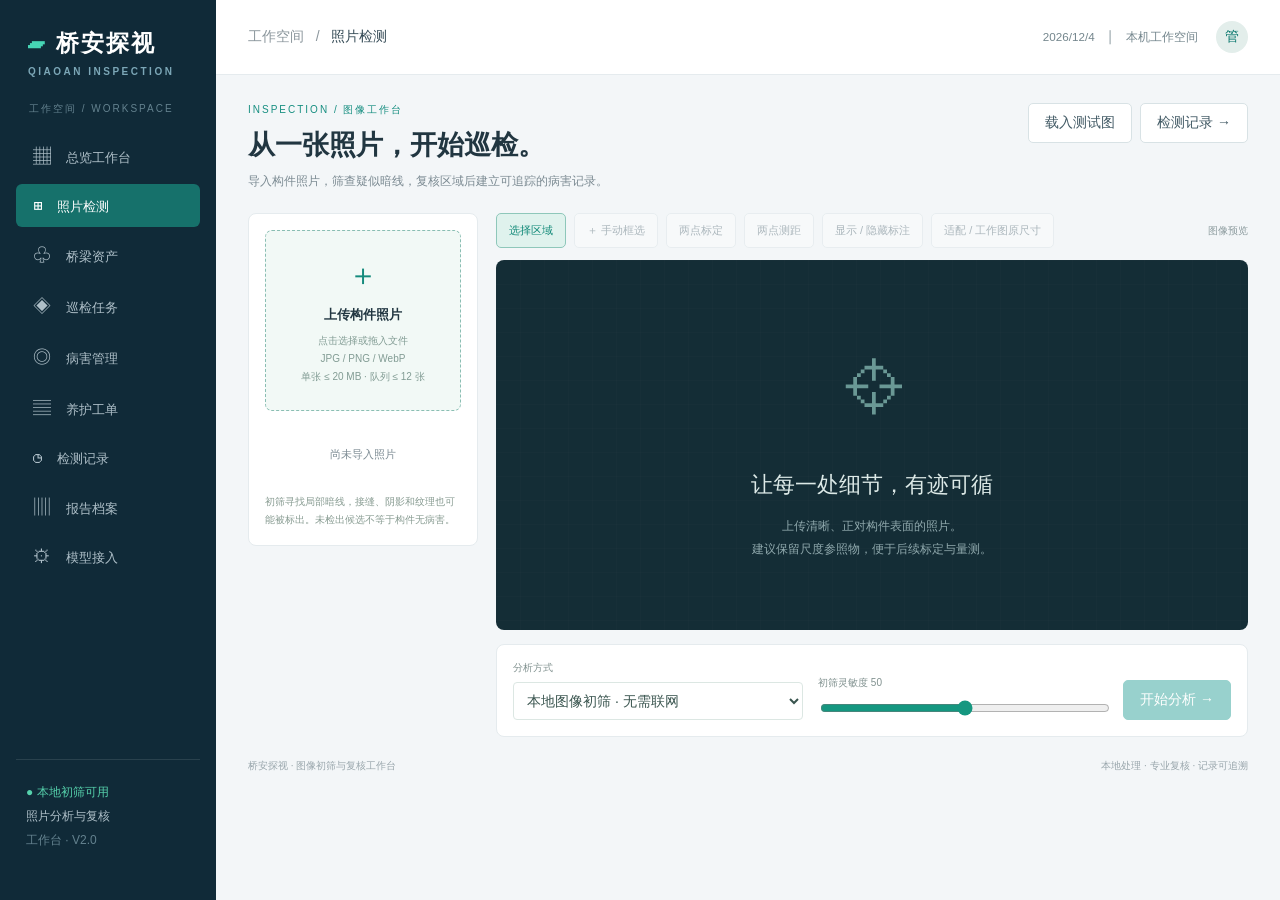
<file: index.html>
<!doctype html><html lang="zh-CN"><meta charset="utf-8"><meta name="viewport" content="width=device-width, initial-scale=1"><meta http-equiv="refresh" content="0; url=./qiaoan-inspect/"><title>桥安探视 · 照片检测</title><body><p>正在打开桥安探视照片检测工作台。</p><p><a href="./qiaoan-inspect/">点击进入新版网站</a></p><p><a href="./legacy-demo.html">查看历史演示页</a></p></body></html>
</file>
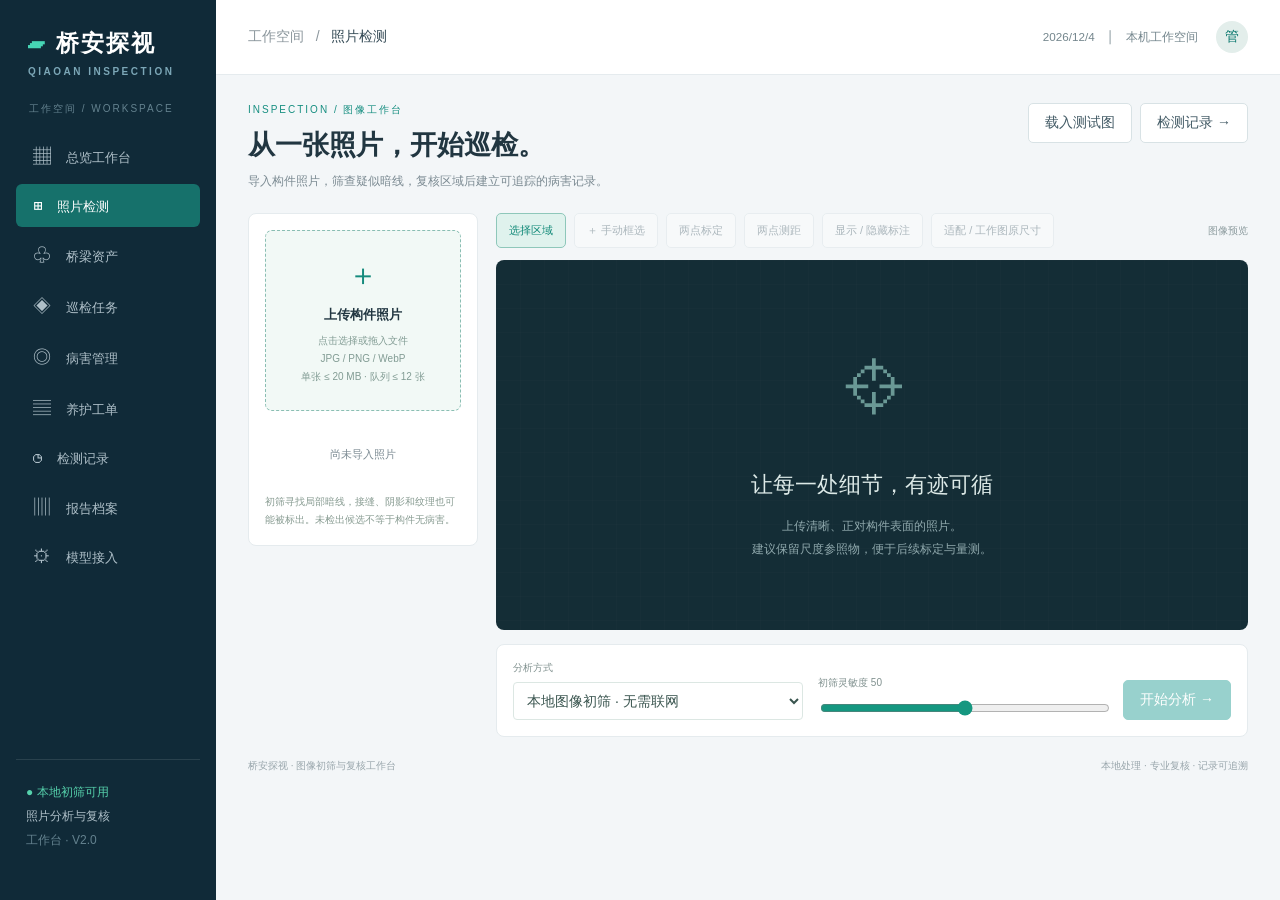
<file: qiaoan-inspect/index.html>
<!doctype html><html lang="zh-CN"><head><meta charset="utf-8"><meta name="viewport" content="width=device-width, initial-scale=1"><title>桥安探视 · 桥梁巡检管理平台</title><style>
:root{--nav:#102a38;--teal:#008f83;--muted:#7b8a92;--line:#e5ebee}*{box-sizing:border-box}body{margin:0;background:#f3f6f8;color:#213641;font:14px -apple-system,BlinkMacSystemFont,"Segoe UI","Microsoft Yahei",sans-serif}button,input,select{font:inherit}button{cursor:pointer}aside{position:fixed;width:216px;inset:0 auto 0 0;background:var(--nav);color:#aebfc8;padding:28px 16px;display:flex;flex-direction:column}.brand{color:white;font-size:23px;font-weight:700;letter-spacing:2px;padding:0 12px}.brand small{display:block;font-size:10px;letter-spacing:2.5px;color:#7ca7b7;margin-top:7px}.logo{color:#46d5b5;font-size:31px;float:left;margin-right:10px}.nav-label{font-size:10px;letter-spacing:2px;margin:38px 13px 12px;color:#64828f}nav button{display:block;width:100%;border:0;background:none;color:inherit;text-align:left;padding:14px 17px;margin:5px 0;border-radius:6px}nav button.active{background:#16716b;color:white}nav button span{margin-right:15px;font-size:18px}.aside-end{margin-top:auto;border-top:1px solid #29414d;padding:20px 10px;font-size:12px;line-height:2}.online{color:#56d1ac}main{margin-left:216px}header{height:75px;background:white;border-bottom:1px solid var(--line);display:flex;align-items:center;justify-content:space-between;padding:0 32px}.crumb{color:#8b969c}.crumb b{color:#344a55;font-weight:500}header small{color:#74868d}.avatar{display:inline-grid;place-items:center;background:#e3eeeb;color:#08776d;border-radius:50%;width:32px;height:32px;margin-left:18px}.content{padding:28px 32px;max-width:1800px;margin:auto}.heading{display:flex;justify-content:space-between;align-items:center;margin-bottom:25px}h1{font-size:25px;margin:0 0 8px;font-weight:650}p{color:var(--muted);margin:0;line-height:1.7}.btn{border:1px solid #d8e2e5;background:white;border-radius:5px;padding:10px 16px;color:#425a65;margin-left:8px}.primary{background:var(--teal);color:white;border-color:var(--teal)}.stats{display:grid;grid-template-columns:repeat(4,1fr);gap:18px;margin-bottom:22px}.card{background:white;border:1px solid var(--line);border-radius:8px}.stat{padding:21px 23px;position:relative}.stat label{color:#778891;font-size:13px}.stat strong{font-size:32px;font-weight:650;display:block;margin:12px 0}.stat strong small{font-size:12px;color:#8c999e;font-weight:400;margin-left:8px}.stat footer{font-size:11px;color:#8c999e}.stat em{font-style:normal;color:#079987;margin-right:8px}.stat .icon{position:absolute;right:22px;top:24px;background:#eaf6f3;color:#259a8b;padding:9px;border-radius:9px;font-size:21px}.grid{display:grid;grid-template-columns:minmax(0,1.9fr) minmax(280px,1fr);gap:20px;margin-bottom:22px}.card-head{padding:19px 21px;border-bottom:1px solid var(--line);display:flex;justify-content:space-between;align-items:center}.card-head h2{font-size:15px;margin:0}.card-head small{color:#8a999f;font-size:11px}.link{color:var(--teal);background:none;border:0;font-size:12px}.map{height:337px;position:relative;overflow:hidden;background:#edf3f1}.map svg{height:100%;width:100%}.map-title{position:absolute;top:16px;left:18px;background:#ffffffeb;padding:9px 12px;border-radius:4px;font-size:11px;color:#64817d}.legend{position:absolute;bottom:15px;left:18px;background:#fffffff0;padding:8px 12px;font-size:10px;border-radius:4px}.legend i{display:inline-block;width:6px;height:6px;border-radius:50%;background:#12a18b;margin:0 5px 0 12px}.legend i.orange{background:#e8a043}.legend i.red{background:#df685e}.map-point{cursor:pointer}.map-point:hover{filter:brightness(.8)}.progress-section{padding:20px}.donut-wrap{display:flex;align-items:center;justify-content:space-around;margin:0 0 18px}.donut{height:140px;width:140px;border-radius:50%;background:conic-gradient(#169e8c 0 76%,#e9f1f1 76%);display:grid;place-items:center}.donut div{width:112px;height:112px;border-radius:50%;background:white;text-align:center;padding-top:28px}.donut b{font-size:28px}.donut small{display:block;color:#8b9ba2;font-size:11px;margin-top:4px}.mini-stats{line-height:2.3;font-size:12px;color:#819299}.mini-stats b{float:right;margin-left:24px;color:#38535b}.bar-row{margin-top:16px;font-size:11px}.bar-row span{float:right;color:#829399}.bar{height:5px;background:#eef2f4;margin-top:9px;border-radius:3px}.bar i{height:100%;display:block;background:#52b7a9;border-radius:3px}.bottom{display:grid;grid-template-columns:1.9fr 1fr;gap:20px}.table-wrap{overflow:auto}table{border-collapse:collapse;width:100%;white-space:nowrap;font-size:12px}th{background:#f8fafb;text-align:left;color:#87959c;font-weight:400}td,th{padding:15px 19px;border-bottom:1px solid #edf1f3}td b{font-weight:500}.pill{display:inline-block;padding:4px 8px;background:#e7f5ef;color:#29977d;border-radius:4px;font-size:10px}.pill.warn{background:#fff4e4;color:#c38a35}.pill.danger{background:#ffedeb;color:#d77469}.trend{padding:12px 20px}.trend svg{width:100%;height:145px}.tabs{display:flex;gap:10px;margin-bottom:20px}.tabs button{border:1px solid #dae4e7;padding:9px 18px;border-radius:5px;background:white}.tabs button.active{background:#e1f1ed;color:#058879;border-color:#a9d4cc}.toolbar{display:flex;gap:12px;margin-bottom:20px}.toolbar input,.toolbar select{padding:11px;border:1px solid #dbe5e8;border-radius:5px;background:white;color:#50656d}input{min-width:220px}.notice{padding:14px 18px;background:#e8f3f0;color:#4f7770;border-radius:6px;font-size:12px;margin-bottom:20px}.asset-grid{display:grid;grid-template-columns:repeat(3,1fr);gap:20px}.asset{padding:24px}.asset h3{font-size:18px}.bridge-art{height:140px;background:#edf5f3;display:grid;place-items:center;color:#239b87;font-size:80px}.detail-list{display:grid;grid-template-columns:1fr 1fr;gap:15px;margin:20px 0;color:#819199;font-size:12px}.detail-list b{display:block;color:#3f5760;margin-top:6px}.task{padding:22px;margin-bottom:15px;display:flex;align-items:center;justify-content:space-between}.task h3{margin:0 0 10px;font-size:16px}.page-foot{display:flex;justify-content:space-between;padding:22px 0;color:#99a6ac;font-size:10px}.modal-backdrop{position:fixed;inset:0;background:#102a3866;display:none;place-items:center;z-index:9}.modal{background:white;width:min(560px,92vw);border-radius:10px;padding:28px;box-shadow:0 20px 90px #102a3844}.modal h2{font-size:21px;margin-top:0}.modal label{display:block;margin:15px 0 7px;color:#7e9199;font-size:12px}.modal input,.modal select{width:100%;padding:11px;border:1px solid #d7e3e6;border-radius:5px}.modal-footer{text-align:right;margin-top:24px}.toast{position:fixed;bottom:32px;left:50%;transform:translateX(-50%);background:#153e45;color:white;padding:14px 25px;border-radius:7px;display:none;z-index:20}.empty{text-align:center;padding:60px;color:#91a2a8}@media(max-width:1100px){.stats{grid-template-columns:repeat(2,1fr)}.grid,.bottom{grid-template-columns:1fr}.asset-grid{grid-template-columns:repeat(2,1fr)}}@media(max-width:700px){aside{width:68px;padding:22px 7px}.brand{font-size:0;padding:0}.brand small,.nav-label,.aside-end,nav button .text{display:none}.logo{font-size:28px;margin:0 10px}nav{margin-top:30px}nav button{padding:12px 15px}main{margin-left:68px}header{padding:0 16px}header small{display:none}.content{padding:22px 14px}.heading{align-items:flex-start;gap:15px}.heading .btn{font-size:11px;padding:9px}.heading p{font-size:11px}h1{font-size:22px}.stats{gap:10px}.stat{padding:15px}.stat .icon{display:none}.asset-grid{grid-template-columns:1fr}.toolbar{flex-wrap:wrap}.page-foot{line-height:1.7;gap:20px}}
</style><link rel="stylesheet" href="inspection.css"></head><body><aside><div class="brand"><span class="logo">▰</span>桥安探视<small>QIAOAN INSPECTION</small></div><div class="nav-label">工作空间 / WORKSPACE</div><nav id="nav"></nav><div class="aside-end"><span class="online">● 系统运行正常</span><br>桥梁养护管理中心<br><span style="color:#64828f">工作台 · V1.0</span></div></aside><main><header><div class="crumb">工作空间 &nbsp; / &nbsp; <b id="crumb">总览工作台</b></div><div><small>2026年10月20日　星期二 &nbsp; │ &nbsp; 演示工作空间</small><span class="avatar">管</span></div></header><div class="content" id="app"></div></main><div class="modal-backdrop" id="overlay"><div class="modal" id="modal"></div></div><div class="toast" id="toast"></div><script>
function storedValue(key){try{return JSON.parse(localStorage.getItem(key)||'null')}catch{return null}}
const titles=['总览工作台','桥梁资产','巡检任务','病害管理','养护工单','报告档案'];const symbols=['▦','♧','◈','◎','▤','▥'];let current=0,filter='全部',query='';
const bridges=[{name:'滨江大桥',id:'QL-001',type:'斜拉桥',len:'1,280',score:92,area:'滨江养护片区',date:'2026-10-20'},{name:'青山特大桥',id:'QL-002',type:'连续刚构桥',len:'2,460',score:85,area:'青山养护片区',date:'2026-10-19'},{name:'望江大桥',id:'QL-003',type:'预应力箱梁桥',len:'860',score:96,area:'望江养护片区',date:'2026-10-18'},{name:'东河大桥',id:'QL-004',type:'拱桥',len:'640',score:89,area:'东河养护片区',date:'2026-10-17'},{name:'新港高架桥',id:'QL-005',type:'连续梁桥',len:'1,820',score:94,area:'新港养护片区',date:'2026-10-16'},{name:'云溪中桥',id:'QL-006',type:'简支梁桥',len:'120',score:98,area:'云溪养护片区',date:'2026-10-15'}];
let defects=storedValue('qa-defects')||[{id:'BH-2026-0281',bridge:'滨江大桥',part:'3号墩 · 右侧腹板',type:'裂缝',size:'0.24 mm / 1.82 m',risk:'重点关注',state:'待复核'},{id:'BH-2026-0280',bridge:'青山特大桥',part:'主跨 · 2号箱梁',type:'混凝土剥落',size:'0.036 m²',risk:'优先处理',state:'已复核'},{id:'BH-2026-0279',bridge:'望江大桥',part:'5号墩 · 墩身',type:'表面锈蚀',size:'0.012 m²',risk:'常规观察',state:'已归档'},{id:'BH-2026-0278',bridge:'东河大桥',part:'桥台 · 伸缩缝',type:'裂缝',size:'0.18 mm / 0.64 m',risk:'常规观察',state:'待复核'},{id:'BH-2026-0277',bridge:'滨江大桥',part:'2号墩 · 承台',type:'钢筋外露',size:'0.021 m²',risk:'重点关注',state:'已复核'}];let tasks=storedValue('qa-tasks')||[{name:'滨江大桥 · 秋季定期巡检',bridge:'滨江大桥',date:'2026-10-20',state:'进行中',progress:76},{name:'青山特大桥 · 病害专项复检',bridge:'青山特大桥',date:'2026-10-21',state:'待执行',progress:0},{name:'望江大桥 · 常规巡查',bridge:'望江大桥',date:'2026-10-18',state:'已完成',progress:100}];let orders=storedValue('qa-orders')||[];
function save(){localStorage.setItem('qa-defects',JSON.stringify(defects));localStorage.setItem('qa-tasks',JSON.stringify(tasks));localStorage.setItem('qa-orders',JSON.stringify(orders))}function esc(s){return String(s).replace(/[&<>"']/g,c=>({'&':'&amp;','<':'&lt;','>':'&gt;','"':'&quot;',"'":'&#39;'}[c]))}function pill(s){return `<span class="pill ${/重点|待|进行/.test(s)?'warn':/优先/.test(s)?'danger':''}">${esc(s)}</span>`}function toast(s){document.getElementById('toast').textContent=s;document.getElementById('toast').style.display='block';setTimeout(()=>document.getElementById('toast').style.display='none',2800)}function closeModal(){document.getElementById('overlay').style.display='none'}function modal(s){document.getElementById('modal').innerHTML=s;document.getElementById('overlay').style.display='grid'}document.getElementById('overlay').onclick=e=>{if(e.target.id==='overlay')closeModal()};document.addEventListener('keydown',e=>{if(e.key==='Escape')closeModal()});
function heading(sub,btn=''){return `<div class="heading"><div><h1>${titles[current]}</h1><p>${sub}</p></div><div>${btn}</div></div>`}function table(items){return `<div class="table-wrap"><table><thead><tr><th>病害编号 / 所属桥梁</th><th>构件位置</th><th>病害类型</th><th>风险等级</th><th>状态</th><th>操作</th></tr></thead><tbody>${items.map(d=>`<tr><td><b>${d.id}</b><div style="font-size:10px;color:#92a1a8;margin-top:6px">${esc(d.bridge)}</div></td><td>${esc(d.part)}</td><td>${esc(d.type)}</td><td>${pill(d.risk)}</td><td>${pill(d.state)}</td><td><button class="link" onclick="detail('${d.id}')">查看详情 ↗</button></td></tr>`).join('')||'<tr><td colspan="6" class="empty">没有符合条件的病害记录</td></tr>'}</tbody></table></div>`}
function map(){return `<div class="map"><div class="map-title">桥群地理分布　 /　区域示意</div><svg viewBox="0 0 800 350" role="img" aria-label="桥梁区域分布示意图"><defs><pattern id="grid" width="36" height="36" patternUnits="userSpaceOnUse"><path d="M36 0H0V36" fill="none" stroke="#e3eae6" stroke-width="1"/></pattern></defs><rect width="800" height="350" fill="url(#grid)"/><g fill="#e0eadd" stroke="#d3e0d3"><path d="M0 40L100 10 180 70 150 150 30 180Z"/><path d="M540 0L750 0 800 90 690 140 570 80Z"/><path d="M420 240L560 190 640 270 580 350 400 350Z"/></g><path d="M-20 290C100 290 150 160 300 185S460 180 500 90 650 100 820 10" fill="none" stroke="#bddeda" stroke-width="64"/><g stroke="white" fill="none" stroke-width="8"><path d="M0 80L800 280M70 350L260 0M360 350L650 0M0 220L800 120"/><path d="M0 80L800 280M70 350L260 0M360 350L650 0M0 220L800 120" stroke="#d9e1dc" stroke-width="2"/></g><g fill="#8ba49d" font-size="12"><text x="100" y="98">滨江区</text><text x="580" y="60">青山片区</text><text x="640" y="260">新港区</text><text x="275" y="300">望江片区</text></g>${[[230,185],[520,95],[375,205],[125,250],[665,145],[470,285]].map((p,i)=>`<g class="map-point" onclick="bridgeDetail(${i})"><circle cx="${p[0]}" cy="${p[1]}" r="17" fill="${i===1?'#f3ad4b':'#12a18b'}" opacity=".14"/><circle cx="${p[0]}" cy="${p[1]}" r="7" fill="${i===1?'#e4a040':'#159e8c'}" stroke="white" stroke-width="3"/><rect x="${p[0]+12}" y="${p[1]-23}" width="88" height="25" rx="4" fill="white"/><text x="${p[0]+20}" y="${p[1]-7}" font-size="11" fill="#46645e">${bridges[i].name}</text></g>`).join('')}</svg><div class="legend"><i></i>状态平稳 <i class="orange"></i>重点关注　 <span style="color:#9ca9a6">点击桥梁查看档案</span></div></div>`}
function dashboard(){return heading('掌握桥群运行状态，让每一次巡检都有据可循。','<button class="btn" onclick="exportReport()">↓ 导出简报</button><button class="btn primary" onclick="newTask()">＋ 新建巡检任务</button>')+`<div class="stats">${[['在管桥梁','06','座','♧','覆盖 6 个养护片区'],['本月巡检任务',String(tasks.length).padStart(2,'0'),'项','◈','巡检计划有序推进'],['待复核病害',String(defects.filter(d=>d.state==='待复核').length).padStart(2,'0'),'处','◎','人工复核后进入处置流程'],['养护闭环率','86.4','%','↗','较上期提升 8.2% · 示例']].map((s,i)=>`<div class="card stat"><label>${s[0]}</label><span class="icon">${s[3]}</span><strong>${s[1]}<small>${s[2]}</small></strong><footer>${i===3?'<em>↑</em>':''}${s[4]}</footer></div>`).join('')}</div><div class="grid"><section class="card"><div class="card-head"><h2>桥群运行态势</h2><small>区域总览　 ·　 6 座桥梁</small></div>${map()}</section><section class="card"><div class="card-head"><h2>本期巡检进度</h2><small>10月巡检计划</small></div><div class="progress-section"><div class="donut-wrap"><div class="donut"><div><b>76<span style="font-size:15px">%</span></b><small>当前任务完成度</small></div></div><div class="mini-stats">已采集影像<b>1,248</b><br>已巡检构件<b>38 / 50</b><br>有效飞行时长<b>86 min</b></div></div>${[['主梁结构',92],['桥墩与桥台',78],['桥面附属设施',58]].map(s=>`<div class="bar-row">${s[0]}<span>${s[1]}%</span><div class="bar"><i style="width:${s[1]}%"></i></div></div>`).join('')}</div></section></div><div class="bottom"><section class="card"><div class="card-head"><h2>近期病害记录 <small>　人工复核与处置跟踪</small></h2><button class="link" onclick="go(3)">全部病害 →</button></div>${table(defects.slice(0,4))}</section><section class="card"><div class="card-head"><h2>病害发现趋势</h2><small>近 6 期 · 演示</small></div><div class="trend"><div style="margin:12px 0;color:#85969d;font-size:11px">新增病害 <b style="font-size:24px;color:#23464c;margin:0 8px">24</b> 处　 <span style="color:#139783">↓ 16.7%</span></div><svg viewBox="0 0 340 150"><defs><linearGradient id="fade" x2="0" y2="1"><stop stop-color="#40b6a2" stop-opacity=".2"/><stop offset="1" stop-color="#40b6a2" stop-opacity="0"/></linearGradient></defs><g stroke="#eef2f3"><path d="M20 20H330M20 60H330M20 100H330"/></g><path d="M20 73L80 42 140 59 200 28 260 65 320 83V120H20Z" fill="url(#fade)"/><path d="M20 73L80 42 140 59 200 28 260 65 320 83" fill="none" stroke="#1a9f8d" stroke-width="2.5"/><g fill="#8fa0a7" font-size="10">${['05','06','07','08','09','10'].map((s,i)=>`<text x="${14+i*60}" y="143">${s}月</text>`).join('')}</g></svg><p style="font-size:11px;border-top:1px solid #eef2f3;padding-top:14px">裂缝 58%　　剥落 25%　　其他 17%</p></div></section></div>`}
function go(n){current=n;filter='全部';query='';render();window.scrollTo(0,0)}function render(){document.getElementById('nav').innerHTML=titles.map((s,i)=>`<button class="${i===current?'active':''}" onclick="go(${i})"><span>${symbols[i]}</span><span class="text" style="font-size:13px;margin:0">${s}</span></button>`).join('');document.getElementById('crumb').textContent=titles[current];let h='';if(current===0)h=dashboard();if(current===1)h=heading('一桥一档，关联构件信息、巡检记录与养护履历。')+`<div class="asset-grid">${bridges.map((b,i)=>`<article class="card asset"><div class="bridge-art">⌒╥⌒</div><h3>${b.name} <small style="font-size:11px;color:#a0adb2;float:right">${b.id}</small></h3>${pill(b.score<90?'重点关注':'状态平稳')}<div class="detail-list"><div>桥梁类型<b>${b.type}</b></div><div>桥梁全长<b>${b.len} m</b></div><div>养护片区<b>${b.area}</b></div><div>最近巡检<b>${b.date}</b></div></div><button class="btn" style="margin:0;width:100%" onclick="bridgeDetail(${i})">打开桥梁档案 →</button></article>`).join('')}</div>`;if(current===2)h=heading('从任务计划到现场采集，记录每一次巡检。','<button class="btn primary" onclick="newTask()">＋ 新建巡检任务</button>')+tasks.map((t,i)=>`<article class="card task"><div><h3>${esc(t.name)}</h3><p style="font-size:12px">${esc(t.bridge)}　│　计划日期 ${esc(t.date)}　│　常规可见光巡检</p><div class="bar" style="width:240px"><i style="width:${t.progress}%"></i></div></div><div>${pill(t.state)}<button class="link" onclick="taskDetail(${i})">查看任务 →</button></div></article>`).join('');if(current===3)h=heading('疑似病害集中复核，量测结果与处置记录可追溯。','<button class="btn" onclick="exportReport()">↓ 导出病害清单</button>')+`<div class="toolbar"><input aria-label="搜索病害" placeholder="搜索桥梁、病害编号或构件" oninput="query=this.value;updateTable()"><select aria-label="筛选病害状态" onchange="filter=this.value;updateTable()"><option>全部</option><option>待复核</option><option>已复核</option><option>已归档</option></select></div><div class="card" id="defectTable">${table(defects)}</div>`;if(current===4)h=heading('将已复核病害转化为养护任务，跟踪处置与归档。')+`<div class="notice">在“病害管理”中打开病害详情，可创建关联养护工单。</div>`+(orders.length?orders.map((o,i)=>`<article class="card task"><div><h3>${esc(o.name)}</h3><p>${esc(o.id)}　│　${esc(o.bridge)}　│　养护一组</p></div><div>${pill(o.state)}<button class="link" onclick="completeOrder(${i})">${o.state==='已归档'?'查看记录':'完成并归档'} →</button></div></article>`).join(''):'<div class="card empty">暂无养护工单，完成病害复核后即可创建。</div>');if(current===5)h=heading('巡检成果集中归档，支持清单下载与打印留存。')+`<div class="card"><div class="card-head"><h2>巡检报告与数据文件</h2><small>按当前演示数据生成</small></div>${['桥群巡检汇总报告','病害复核明细清单','桥梁资产台账'].map((s,i)=>`<div class="task" style="border-bottom:1px solid #edf1f3;margin:0"><div><h3>${s}</h3><p style="font-size:12px">2026-10-20　·　${i===1?'CSV 数据表':'HTML 可打印报告'}</p></div><button class="btn" onclick="${i===1?'exportReport()':`downloadSummary(${i})`}">↓ 生成并下载</button></div>`).join('')}</div>`;document.getElementById('app').innerHTML=h+'<footer class="page-foot"><span>桥安探视 · 桥梁裂缝智能探测系统</span><span>演示数据 / 本地保存　 ·　检测结果须经专业人员复核</span></footer>'}function updateTable(){document.getElementById('defectTable').innerHTML=table(defects.filter(d=>(filter==='全部'||d.state===filter)&&Object.values(d).join('').includes(query)))}
function bridgeDetail(i){const b=bridges[i];modal(`<h2>${b.name} <small style="font-size:13px;color:#8c9fa5">${b.id}</small></h2><p>${b.area} · ${b.type}</p><div class="detail-list"><div>桥梁全长<b>${b.len} m</b></div><div>档案完整度<b>${b.score}%</b></div><div>最近巡检<b>${b.date}</b></div><div>关联病害<b>${defects.filter(d=>d.bridge===b.name).length} 处</b></div></div><div class="notice">档案完整度为演示指标，不作为结构安全评级。可在病害管理中查看构件记录。</div><div class="modal-footer"><button class="btn" onclick="closeModal()">关闭</button><button class="btn primary" onclick="closeModal();go(3)">查看病害台账</button></div>`)}
function detail(id){const d=defects.find(x=>x.id===id);modal(`<h2>${esc(d.type)} · 病害详情</h2><p>${d.id}　${pill(d.state)}</p><div class="detail-list">${[['所属桥梁',d.bridge],['构件位置',d.part],['量测记录',d.size],['关注等级',d.risk],['发现日期','2026-10-20'],['数据来源','无人机影像 · 演示']].map(x=>`<div>${x[0]}<b>${x[1]}</b></div>`).join('')}</div><div class="notice">裂缝宽度须具备可靠尺度标定条件。当前数据用于流程展示，现场处置需结合专业复核意见。</div><div class="modal-footer"><button class="btn" onclick="closeModal()">关闭</button>${d.state==='待复核'?`<button class="btn primary" onclick="review('${id}')">确认复核</button>`:`<button class="btn primary" onclick="createOrder('${id}')">创建养护工单</button>`}</div>`)}function review(id){defects.find(x=>x.id===id).state='已复核';save();render();detail(id);toast('复核结果已保存')}function createOrder(id){if(orders.some(o=>o.source===id)){toast('该病害已有关联工单');return}const d=defects.find(x=>x.id===id);orders.push({id:'GD-2026-'+String(orders.length+1).padStart(3,'0'),name:d.type+' · 现场核查与养护处置',bridge:d.bridge,state:'待处置',source:id});save();closeModal();go(4);toast('养护工单已创建')}function completeOrder(i){if(orders[i].state==='已归档'){toast('该工单已完成，病害台账同步归档');return}orders[i].state='已归档';defects.find(d=>d.id===orders[i].source).state='已归档';save();render();toast('工单已完成，病害档案已更新')}
function newTask(){modal(`<h2>新建巡检任务</h2><p>填写计划信息，建立现场作业记录。</p><form id="taskForm"><label>任务名称</label><input name="name" required maxlength="60" placeholder="例如：滨江大桥月度巡检"><label>巡检桥梁</label><select name="bridge">${bridges.map(b=>`<option>${b.name}</option>`).join('')}</select><label>计划日期</label><input name="date" type="date" required value="2026-10-20"><div class="modal-footer"><button type="button" class="btn" onclick="closeModal()">取消</button><button class="btn primary">创建任务</button></div></form>`);document.getElementById('taskForm').onsubmit=e=>{e.preventDefault();const f=new FormData(e.target);tasks.unshift({name:f.get('name').trim(),bridge:f.get('bridge'),date:f.get('date'),state:'待执行',progress:0});save();closeModal();go(2);toast('巡检任务已创建')}}function taskDetail(i){const t=tasks[i];modal(`<h2>${esc(t.name)}</h2><p>${esc(t.bridge)}　·　${esc(t.date)}</p><div class="detail-list"><div>任务状态<b>${t.state}</b></div><div>采集进度<b>${t.progress}%</b></div><div>采集方式<b>无人机可见光影像</b></div><div>作业班组<b>巡检一组</b></div></div><div class="notice">任务状态用于演示巡检流程，不会控制真实飞行设备。</div><div class="modal-footer"><button class="btn" onclick="closeModal()">关闭</button>${t.state!=='已完成'?`<button class="btn primary" onclick="advanceTask(${i})">${t.state==='待执行'?'开始任务':'完成采集'}</button>`:''}</div>`)}function advanceTask(i){tasks[i].state=tasks[i].state==='待执行'?'进行中':'已完成';tasks[i].progress=tasks[i].state==='已完成'?100:10;save();render();taskDetail(i);toast('任务状态已更新')}
function download(name,text,type){const a=document.createElement('a');a.href=URL.createObjectURL(new Blob([text],{type}));a.download=name;a.click();setTimeout(()=>URL.revokeObjectURL(a.href),1000)}function exportReport(){const rows=[['病害编号','桥梁','构件','类型','量测值','关注等级','状态'],...defects.map(d=>[d.id,d.bridge,d.part,d.type,d.size,d.risk,d.state])];download('桥安探视-病害台账.csv','\ufeff'+rows.map(r=>r.map(v=>'"'+String(/^[=+@\-\t\r]/.test(String(v))?"'"+v:v).replace(/"/g,'""')+'"').join(',')).join('\r\n'),'text/csv;charset=utf-8');toast('病害台账已导出')}function downloadSummary(n){const body=n===2?bridges.map(b=>`<tr><td>${b.id}</td><td>${b.name}</td><td>${b.type}</td><td>${b.len}m</td></tr>`).join(''):defects.map(d=>`<tr><td>${d.id}</td><td>${esc(d.bridge)}</td><td>${esc(d.type)}</td><td>${d.state}</td></tr>`).join('');download('桥安探视-'+(n===2?'桥梁资产台账':'巡检汇总报告')+'.html',`<!doctype html><meta charset="utf-8"><title>桥安探视报告</title><style>body{font:15px sans-serif;margin:50px;color:#234}table{width:100%;border-collapse:collapse}td{padding:16px;border:1px solid #ddd}p{color:#789}</style><h1>桥安探视 · ${n===2?'桥梁资产台账':'巡检汇总报告'}</h1><p>2026-10-20 | 演示数据，须专业复核</p><table>${body}</table><p>在浏览器中按 Ctrl+P / Command+P 可打印或另存为 PDF。</p>`,'text/html;charset=utf-8');toast('报告已生成，可打开后打印')}render();
</script><script src="screening.js"></script><script src="inspection.js"></script></body></html>
</file>
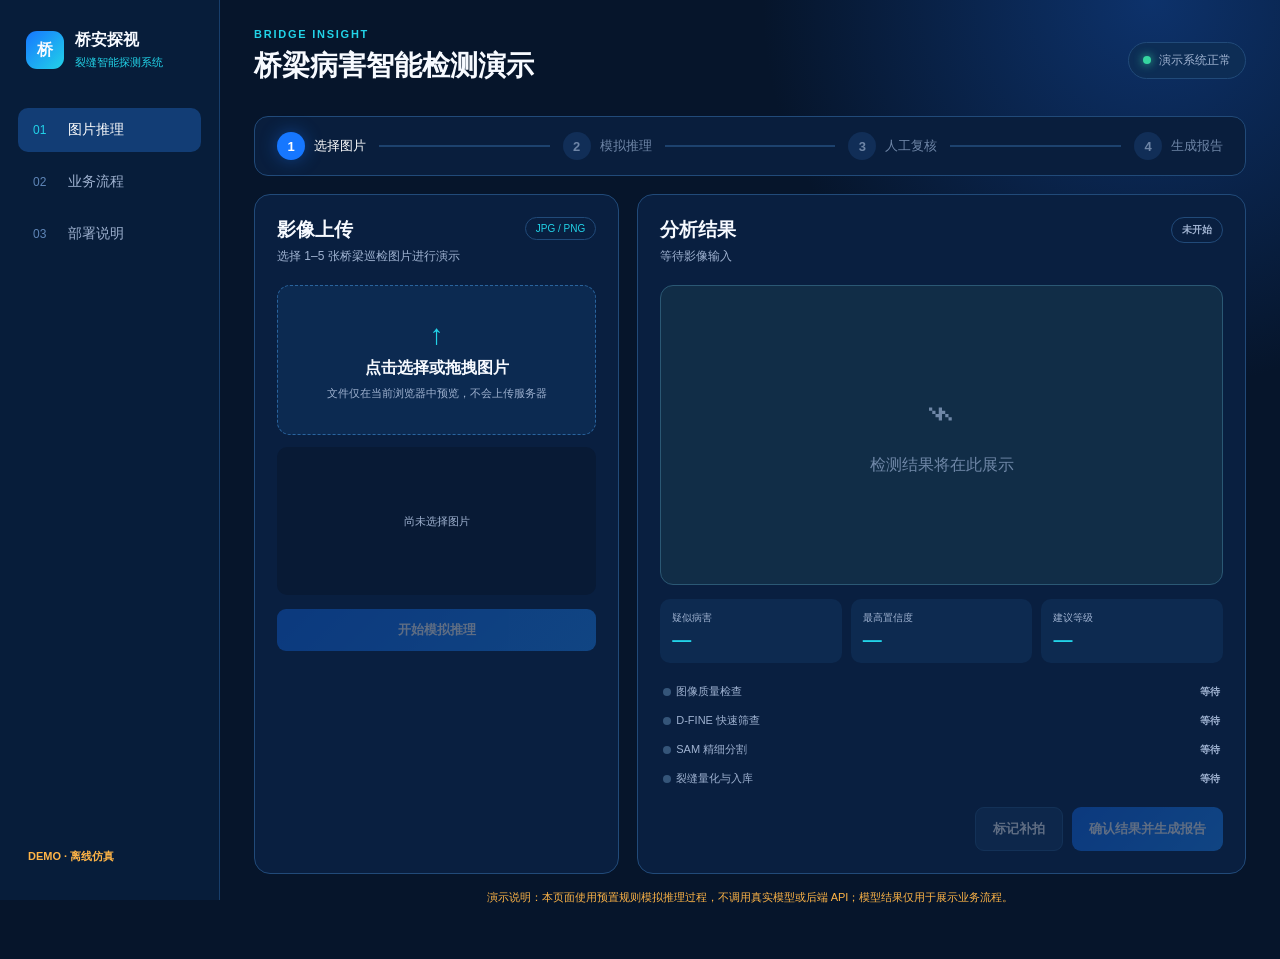
<file: legacy-demo.html>
<!doctype html>
<html lang="zh-CN">
<head>
  <meta charset="UTF-8" />
  <meta name="viewport" content="width=device-width, initial-scale=1.0" />
  <title>桥安探视｜裂缝智能探测演示</title>
  <meta name="description" content="桥安探视静态仿真演示：图片上传、模拟推理、人工复核与报告生成。" />
  <link rel="stylesheet" href="style.css" />
</head>
<body>
  <aside class="sidebar">
    <div class="brand"><span class="brand-mark">桥</span><div><strong>桥安探视</strong><small>裂缝智能探测系统</small></div></div>
    <nav>
      <button class="nav-item active" data-view="detect"><span>01</span>图片推理</button>
      <button class="nav-item" data-view="flow"><span>02</span>业务流程</button>
      <button class="nav-item" data-view="about"><span>03</span>部署说明</button>
    </nav>
    <div class="demo-tag">DEMO · 离线仿真</div>
  </aside>

  <main>
    <header><div><p class="eyebrow">BRIDGE INSIGHT</p><h1>桥梁病害智能检测演示</h1></div><div class="status"><i></i>演示系统正常</div></header>

    <section id="detect" class="view active">
      <div class="stepper">
        <div class="step current" data-step="1"><b>1</b><span>选择图片</span></div><div class="wire"></div>
        <div class="step" data-step="2"><b>2</b><span>模拟推理</span></div><div class="wire"></div>
        <div class="step" data-step="3"><b>3</b><span>人工复核</span></div><div class="wire"></div>
        <div class="step" data-step="4"><b>4</b><span>生成报告</span></div>
      </div>

      <div class="workspace">
        <section class="upload-panel">
          <div class="panel-title"><div><h2>影像上传</h2><p>选择 1–5 张桥梁巡检图片进行演示</p></div><span>JPG / PNG</span></div>
          <label class="dropzone" id="dropzone">
            <input id="files" type="file" accept="image/*" multiple />
            <span class="upload-icon">↑</span><strong>点击选择或拖拽图片</strong><small>文件仅在当前浏览器中预览，不会上传服务器</small>
          </label>
          <div id="queue" class="queue empty"><p>尚未选择图片</p></div>
          <button id="run" class="primary" disabled>开始模拟推理</button>
        </section>

        <section class="result-panel">
          <div class="panel-title"><div><h2>分析结果</h2><p id="resultHint">等待影像输入</p></div><span id="resultBadge" class="badge neutral">未开始</span></div>
          <div id="preview" class="preview empty-preview"><div><span>⌁</span><p>检测结果将在此展示</p></div></div>
          <div class="metrics">
            <div><small>疑似病害</small><strong id="defectCount">—</strong></div>
            <div><small>最高置信度</small><strong id="confidence">—</strong></div>
            <div><small>建议等级</small><strong id="risk">—</strong></div>
          </div>
          <div id="pipeline" class="pipeline">
            <div><i></i><span>图像质量检查</span><b>等待</b></div>
            <div><i></i><span>D-FINE 快速筛查</span><b>等待</b></div>
            <div><i></i><span>SAM 精细分割</span><b>等待</b></div>
            <div><i></i><span>裂缝量化与入库</span><b>等待</b></div>
          </div>
          <div class="actions"><button id="reject" class="secondary" disabled>标记补拍</button><button id="confirm" class="primary" disabled>确认结果并生成报告</button></div>
        </section>
      </div>
      <p class="disclaimer">演示说明：本页面使用预置规则模拟推理过程，不调用真实模型或后端 API；模型结果仅用于展示业务流程。</p>
    </section>

    <section id="flow" class="view">
      <div class="flow-card"><h2>业务总流程</h2><p>任务、影像、病害对象和工单状态贯穿全流程。</p><img src="assets/业务总流程图.png" alt="桥安探视业务总流程图" /></div>
    </section>

    <section id="about" class="view">
      <div class="about-grid">
        <article><span>01</span><h2>现场采集端</h2><p>无人机与可见光相机采集影像，记录任务编号、构件编号和时间戳。</p></article>
        <article><span>02</span><h2>边缘筛查端</h2><p>D-FINE 轻量推理输出候选框和结构化结果，弱网环境支持本地缓存。</p></article>
        <article><span>03</span><h2>中心分析端</h2><p>SAM 精细分割、骨架量化和人工复核部署于地面站或中心 GPU。</p></article>
        <article><span>04</span><h2>业务应用端</h2><p>病害台账、报告与工单形成闭环；标准化 API 为后续产品化迭代内容。</p></article>
      </div>
    </section>
  </main>
  <script src="app.js"></script>
</body>
</html>
</file>
<file: qiaoan-inspect/inspection.css>
.studio-intro{display:flex;justify-content:space-between;align-items:flex-start;margin-bottom:22px;gap:20px}.eyebrow{color:#168e80;font-size:10px;letter-spacing:2px;margin-bottom:10px}.studio-intro h1{font-size:27px}.studio-intro p{font-size:12px;max-width:680px}.workspace-layout{display:grid;grid-template-columns:230px minmax(0,1fr);gap:18px}.upload-panel{padding:16px}.dropzone{position:relative;border:1px dashed #8abeb3;border-radius:7px;text-align:center;background:#f2f9f6;padding:24px 10px;cursor:pointer}.dropzone:hover,.dropzone.drag{background:#e0f2e9}.dropzone .upload-sign{font-size:30px;color:#168b7d;display:block;margin-bottom:10px}.dropzone b{display:block;font-size:13px}.dropzone small{font-size:10px;color:#829c94;line-height:1.8;display:block;margin-top:8px}.file-list{display:grid;gap:8px;margin-top:18px;max-height:500px;overflow:auto}.file-tile{border:1px solid #e3e9e9;border-radius:6px;background:#fff;padding:8px;display:flex;gap:8px;text-align:left;width:100%;align-items:center}.file-tile.active{border-color:#259c87;background:#eaf6f0}.file-tile img{width:40px;height:40px;object-fit:cover;border-radius:3px}.file-tile div{min-width:0}.file-tile b{display:block;white-space:nowrap;overflow:hidden;text-overflow:ellipsis;max-width:140px;font-size:11px;font-weight:500}.file-tile small{font-size:9px;color:#80928e;display:block;margin-top:5px}.studio{min-width:0}.image-stage{position:relative;background:#142d36;background-image:linear-gradient(#ffffff03 1px,transparent 1px),linear-gradient(90deg,#ffffff03 1px,transparent 1px);background-size:24px 24px;min-height:370px;border-radius:8px;overflow:auto;display:flex;align-items:center;justify-content:center;padding:24px}.image-stage canvas{display:block;max-width:100%;height:auto;cursor:crosshair;touch-action:none}.stage-empty{text-align:center;color:#90a9ad;max-width:350px;line-height:1.9;font-size:12px}.stage-empty strong{color:#dce9e7;display:block;font-size:22px;font-weight:400;margin:20px 0 10px}.crosshair{font-size:60px;color:#6a9895}.studio-toolbar{display:flex;flex-wrap:wrap;gap:8px;margin-bottom:12px;align-items:center}.studio-toolbar .btn{margin:0;font-size:11px;padding:9px 12px}.studio-toolbar .chosen{background:#dff2ed;color:#138a79;border-color:#8ec7ba}.studio-toolbar span{margin-left:auto;font-size:10px;color:#8d9c9f}.control-panel{display:grid;grid-template-columns:1fr 1fr auto;gap:15px;padding:16px;margin-top:14px;align-items:end}.field label{display:block;color:#80918f;font-size:10px;margin-bottom:7px}.field input,.field select,.field textarea{min-width:0;width:100%;border:1px solid #dce7e3;border-radius:4px;padding:9px;background:white;color:#39544e}.field input[type=range]{padding:0;accent-color:#159780}.control-panel .btn{margin:0}.result-panel{margin-top:16px;padding:18px}.result-title{display:flex;justify-content:space-between;align-items:center;margin-bottom:15px}.result-title h3{margin:0;font-size:14px}.quality{padding:12px 14px;background:#f2f6f4;border-radius:5px;color:#708a80;font-size:11px;line-height:1.8;margin-bottom:14px}.region-row{border:1px solid #e2ebe7;border-radius:5px;padding:12px;margin-bottom:9px;display:flex;align-items:center;gap:13px}.region-row.selected{border-color:#179884;background:#f3faf6}.region-index{background:#dcefe7;color:#1c8f7b;border:0;width:28px;height:28px;border-radius:4px}.region-info{flex:1;min-width:100px}.region-info b{font-weight:500;font-size:12px}.region-info small{display:block;color:#899b94;font-size:10px;margin-top:6px}.region-row select{background:white;border:1px solid #dbe6df;padding:7px;max-width:135px;font-size:11px;border-radius:4px}.region-row button.link{padding:5px}.field-grid{display:grid;grid-template-columns:1fr 1fr;gap:12px}.history-grid{display:grid;grid-template-columns:repeat(3,1fr);gap:15px}.history-card{padding:14px}.history-card img{width:100%;height:160px;object-fit:cover;border-radius:5px}.history-card h3{font-size:13px;overflow-wrap:anywhere}.history-card p{font-size:11px}.studio-actions{display:flex;gap:8px;flex-wrap:wrap;margin-top:15px}.studio-actions .btn{margin:0;font-size:11px}.mode-note{font-size:10px;color:#879b91;line-height:1.8;margin-top:13px}.progress-banner{padding:12px;background:#e5f6ec;margin-bottom:14px;border-radius:5px;font-size:12px;color:#197f62}.busy-line{height:3px;background:linear-gradient(90deg,#0d9e79,transparent);animation:pulse 1s infinite}@keyframes pulse{50%{opacity:.3}}button:disabled{cursor:not-allowed;opacity:.4}.modal{max-height:90vh;overflow:auto}.sr-only{position:absolute;clip:rect(0,0,0,0);width:1px;height:1px;overflow:hidden}.report-note{padding:15px;border-left:3px solid #d8ad53;background:#fffaee;color:#92773d;font-size:12px;line-height:1.8}.notice.error{background:#fff0eb;color:#b2654a}nav button{padding:11px 17px}.nav-label{margin-top:25px}nav button:focus-visible,button:focus-visible{outline:2px solid #2dba9b;outline-offset:3px}.btn.active{background:#dcedea}.asset-grid .bridge-art{font-family:Georgia,serif}.app-version{padding:12px;font-size:11px;color:#658a81}.calibration-summary{font-size:11px;color:#65887b;margin:10px 0;line-height:1.7}
@media(min-width:1450px){.image-stage{min-height:460px}}@media(max-width:1100px){.workspace-layout{grid-template-columns:180px minmax(0,1fr)}.file-tile b{max-width:90px}.control-panel{grid-template-columns:1fr 1fr}.control-panel .primary{grid-column:1/-1}.region-row{flex-wrap:wrap}.history-grid{grid-template-columns:repeat(2,1fr)}}@media(max-width:760px){.workspace-layout{grid-template-columns:1fr}.upload-panel{display:grid;grid-template-columns:1fr 1fr;gap:12px}.file-list{margin:0;max-height:160px}.mode-note{grid-column:1/-1}.dropzone{padding:14px 6px}.upload-panel>.btn{grid-column:1/-1}.image-stage{padding:10px;min-height:240px}.studio-intro{display:block}.studio-intro .btn{margin:12px 8px 0 0}.history-grid{grid-template-columns:1fr}.field-grid{grid-template-columns:1fr}.region-row{gap:8px}.region-row select{max-width:120px}.studio-toolbar span{display:none}aside{overflow:auto}nav button .text{display:none}nav button{padding:12px 13px}.studio-intro h1{font-size:23px}}
.dropzone{display:block}.upload-panel{align-self:start}.image-stage canvas{max-height:620px;width:auto;height:auto}.image-stage{min-height:370px}
.image-stage{max-height:700px}
</file>
<file: style.css>
:root{--bg:#06152b;--panel:#0b2448;--panel2:#0e2c57;--line:#214a79;--blue:#1677ff;--cyan:#22d3e8;--green:#35d6a0;--orange:#ffb547;--red:#ff6b6b;--white:#f7faff;--muted:#9fb2d0}
*{box-sizing:border-box}body{margin:0;background:radial-gradient(circle at 90% 0,#0d326b 0,transparent 26%),var(--bg);color:var(--white);font-family:Inter,"PingFang SC","Microsoft YaHei",sans-serif;min-height:100vh}.sidebar{position:fixed;inset:0 auto 0 0;width:220px;padding:26px 18px;background:#071d3a;border-right:1px solid #173e6b;display:flex;flex-direction:column}.brand{display:flex;gap:11px;align-items:center;padding:4px 8px 34px}.brand-mark{width:38px;height:38px;display:grid;place-items:center;border-radius:11px;background:linear-gradient(135deg,var(--blue),var(--cyan));font-weight:800}.brand strong,.brand small{display:block}.brand small{color:var(--cyan);font-size:11px;margin-top:4px}.nav-item{width:100%;border:0;background:transparent;color:var(--muted);padding:13px 15px;border-radius:10px;text-align:left;margin:4px 0;font-size:14px;cursor:pointer}.nav-item span{display:inline-block;width:35px;color:#5f86b8;font-size:12px}.nav-item.active{color:#fff;background:#123d75}.nav-item.active span{color:var(--cyan)}.demo-tag{margin-top:auto;color:var(--orange);font-size:11px;font-weight:700;padding:10px}main{margin-left:220px;padding:28px 34px 38px;max-width:1600px}header{display:flex;justify-content:space-between;align-items:center;margin-bottom:24px}.eyebrow{margin:0;color:var(--cyan);font-size:11px;font-weight:800;letter-spacing:.16em}h1{font-size:28px;margin:7px 0}.status{background:#0d2d55;border:1px solid var(--line);border-radius:20px;padding:9px 14px;font-size:12px;color:var(--muted)}.status i{display:inline-block;width:8px;height:8px;background:var(--green);border-radius:50%;margin-right:8px;box-shadow:0 0 10px var(--green)}.view{display:none}.view.active{display:block}.stepper{display:flex;align-items:center;background:#091e3d;border:1px solid var(--line);border-radius:14px;padding:15px 22px;margin-bottom:18px}.step{display:flex;align-items:center;gap:9px;color:#6f86a7;font-size:13px}.step b{display:grid;place-items:center;width:28px;height:28px;border-radius:50%;background:#112e57}.step.current,.step.done{color:#fff}.step.current b{background:var(--blue);box-shadow:0 0 18px #1677ff66}.step.done b{background:var(--green)}.wire{height:2px;background:#1d426e;flex:1;margin:0 13px}.workspace{display:grid;grid-template-columns:minmax(340px,.75fr) minmax(560px,1.25fr);gap:18px}.upload-panel,.result-panel,.flow-card,.about-grid article{background:#091f40;border:1px solid var(--line);border-radius:16px;padding:22px}.panel-title{display:flex;justify-content:space-between;align-items:flex-start}.panel-title h2{font-size:19px;margin:0 0 5px}.panel-title p{color:var(--muted);font-size:12px;margin:0}.panel-title>span{border:1px solid var(--line);color:var(--cyan);border-radius:16px;padding:5px 10px;font-size:10px}.dropzone{margin:20px 0 12px;min-height:150px;border:1px dashed #2a649e;background:#0c2a51;border-radius:13px;display:flex;flex-direction:column;align-items:center;justify-content:center;gap:7px;cursor:pointer;transition:.2s}.dropzone:hover,.dropzone.drag{border-color:var(--cyan);background:#0f3563}.dropzone input{display:none}.dropzone small,.queue p{color:var(--muted);font-size:11px}.upload-icon{font-size:28px;color:var(--cyan)}.queue{min-height:148px;max-height:190px;overflow:auto;margin-bottom:14px}.queue.empty{display:grid;place-items:center;border-radius:10px;background:#081a35}.file-row{display:grid;grid-template-columns:42px 1fr auto;gap:10px;align-items:center;padding:9px;margin-bottom:7px;background:#0d2a50;border:1px solid #173f6d;border-radius:10px}.thumb{width:42px;height:34px;border-radius:6px;object-fit:cover}.file-row strong,.file-row small{display:block;white-space:nowrap;overflow:hidden;text-overflow:ellipsis;max-width:230px}.file-row strong{font-size:12px}.file-row small{font-size:10px;color:var(--muted);margin-top:3px}.file-row button{border:0;background:transparent;color:#7f9abb;cursor:pointer}.primary,.secondary{border:0;border-radius:9px;padding:12px 17px;color:white;font-weight:700;cursor:pointer}.primary{background:linear-gradient(135deg,#126bf2,#1e8bff)}.secondary{background:#153660;border:1px solid #285583}.primary:disabled,.secondary:disabled{opacity:.35;cursor:not-allowed}.upload-panel>.primary{width:100%}.badge{font-weight:700!important}.badge.neutral{color:var(--muted)!important}.badge.run{color:var(--orange)!important}.badge.ok{color:var(--green)!important}.preview{height:300px;margin:20px 0 14px;background:#112d47;border:1px solid #2b5874;border-radius:13px;overflow:hidden;position:relative}.empty-preview{display:grid;place-items:center;color:#6f87a7;text-align:center}.empty-preview span{font-size:52px}.preview img{width:100%;height:100%;object-fit:cover;filter:saturate(.8) contrast(1.05)}.detection{position:absolute;left:42%;top:11%;width:25%;height:78%;border:2px solid var(--orange);box-shadow:0 0 15px #ffb54755}.detection:before{content:"裂缝 0.94";position:absolute;top:-25px;left:-2px;background:var(--orange);color:#10213a;font-size:11px;font-weight:800;padding:4px 7px}.crack{position:absolute;left:54%;top:17%;height:65%;width:5px;background:var(--red);transform:rotate(-8deg);box-shadow:7px 38px 0 -1px var(--red),-6px 77px 0 -1px var(--red),8px 116px 0 -1px var(--red)}.metrics{display:grid;grid-template-columns:repeat(3,1fr);gap:9px}.metrics div{background:#0d2a50;border-radius:10px;padding:12px}.metrics small{display:block;color:var(--muted);font-size:10px}.metrics strong{display:block;margin-top:4px;font-size:19px;color:var(--cyan)}.pipeline{margin:14px 0}.pipeline>div{display:grid;grid-template-columns:13px 1fr auto;align-items:center;padding:7px 3px;color:var(--muted);font-size:11px}.pipeline i{width:8px;height:8px;border-radius:50%;background:#355579}.pipeline div.running i{background:var(--orange);box-shadow:0 0 8px var(--orange)}.pipeline div.done i{background:var(--green)}.pipeline b{font-size:10px}.actions{display:flex;justify-content:flex-end;gap:9px}.disclaimer{color:var(--orange);font-size:11px;text-align:center;margin:16px}.flow-card img{width:100%;margin-top:20px;border-radius:12px}.flow-card h2,.about-grid h2{margin:0 0 8px}.flow-card p,.about-grid p{color:var(--muted)}.about-grid{display:grid;grid-template-columns:repeat(2,1fr);gap:16px}.about-grid article span{color:var(--cyan);font-weight:800}.about-grid article h2{font-size:18px;margin-top:15px}.about-grid article p{line-height:1.8;font-size:13px}@media(max-width:980px){.sidebar{position:static;width:auto;height:auto;flex-direction:row;align-items:center}.sidebar nav{display:flex;margin-left:auto}.demo-tag{display:none}main{margin:0}.workspace{grid-template-columns:1fr}.about-grid{grid-template-columns:1fr}.brand{padding:0}.nav-item{width:auto}.nav-item span{display:none}}@media(max-width:620px){main{padding:20px 14px}.sidebar{padding:15px}.brand small{display:none}.nav-item{padding:10px}.step span{display:none}.workspace{display:block}.result-panel{margin-top:14px}.preview{height:230px}header .status{display:none}}
</file>
